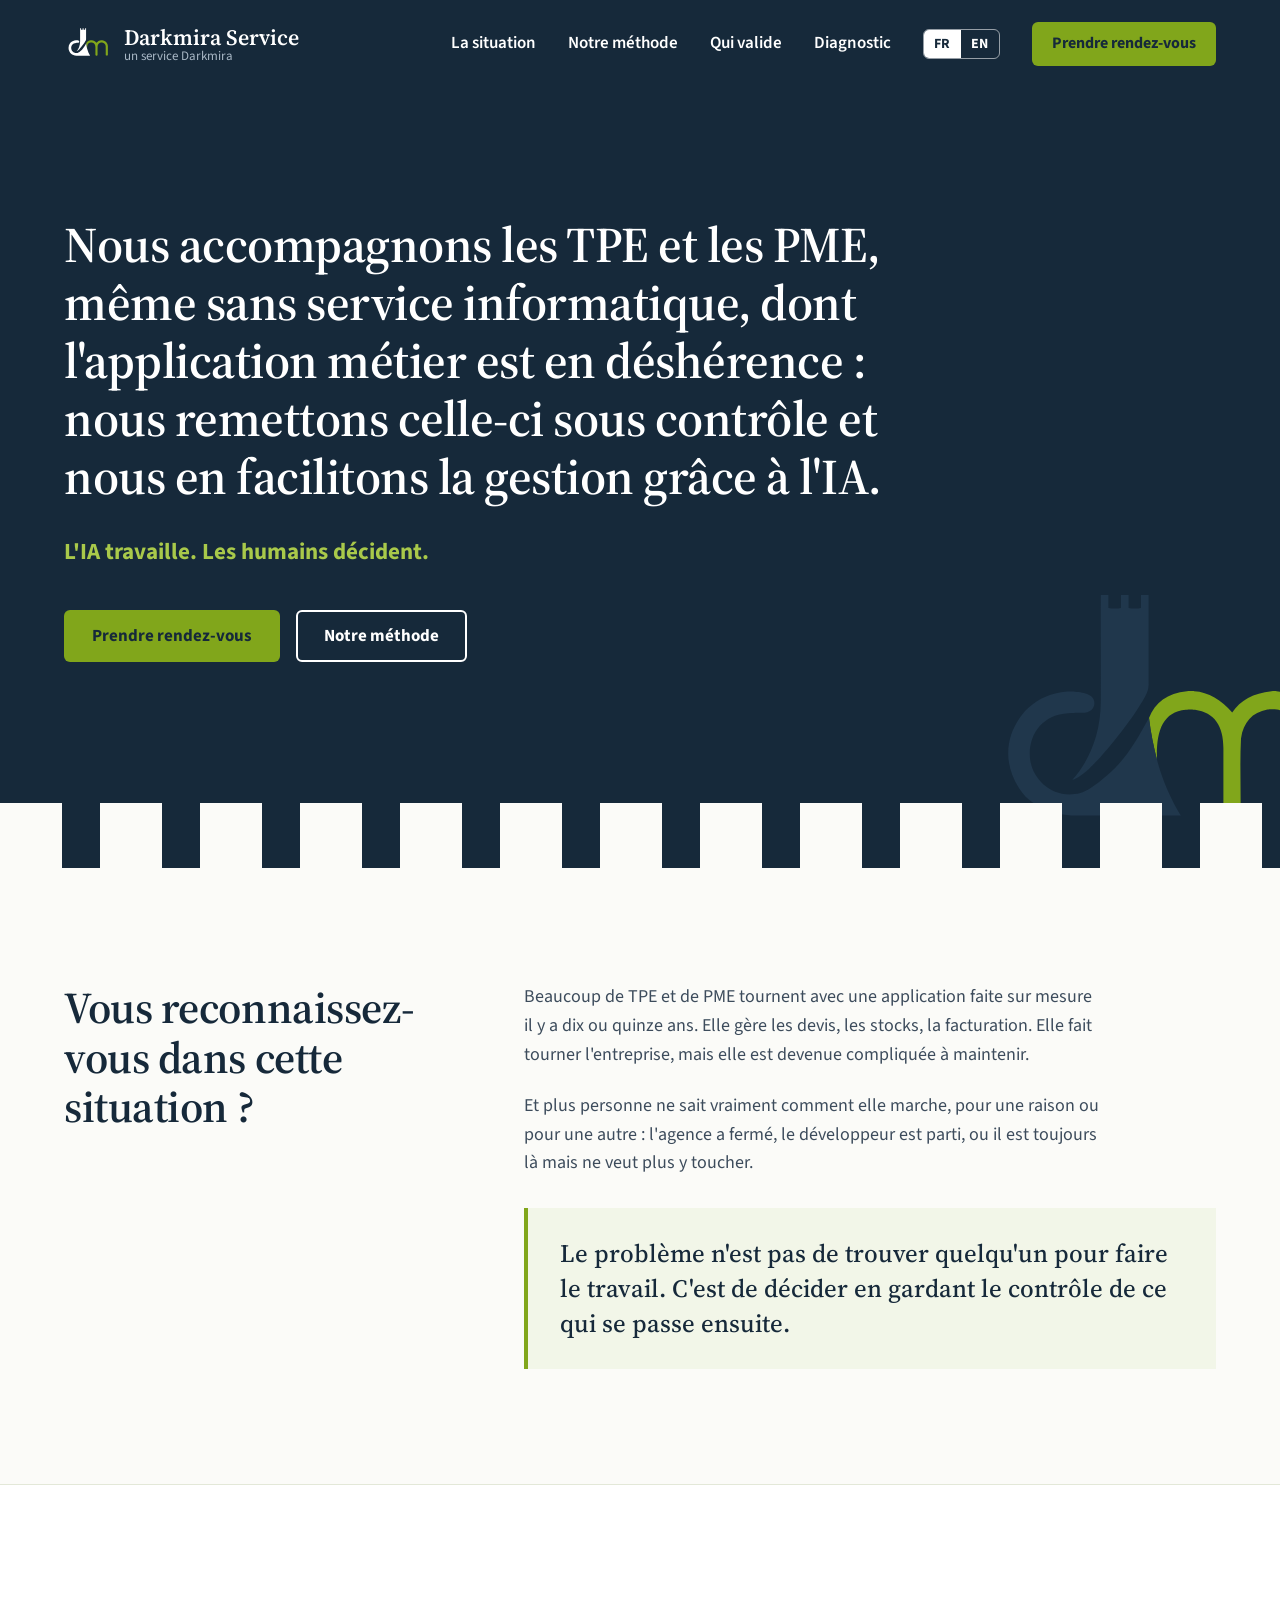
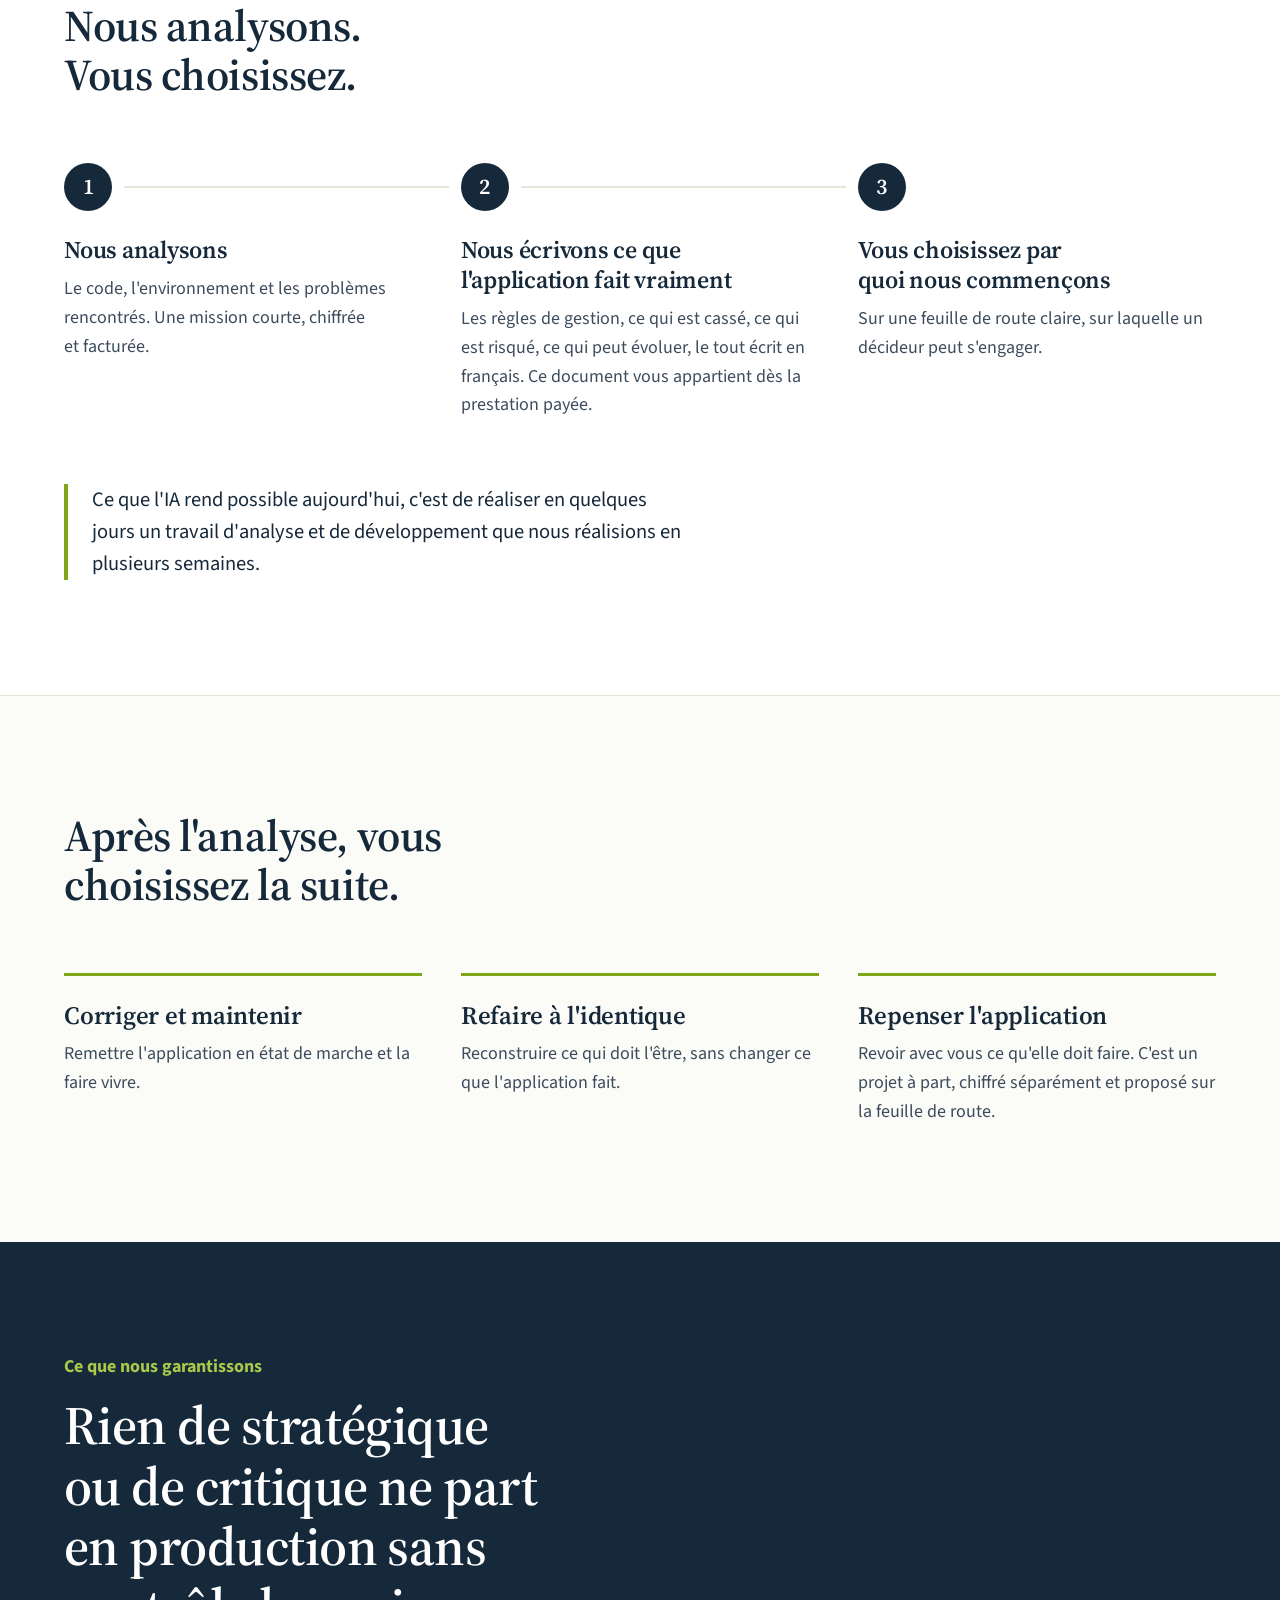
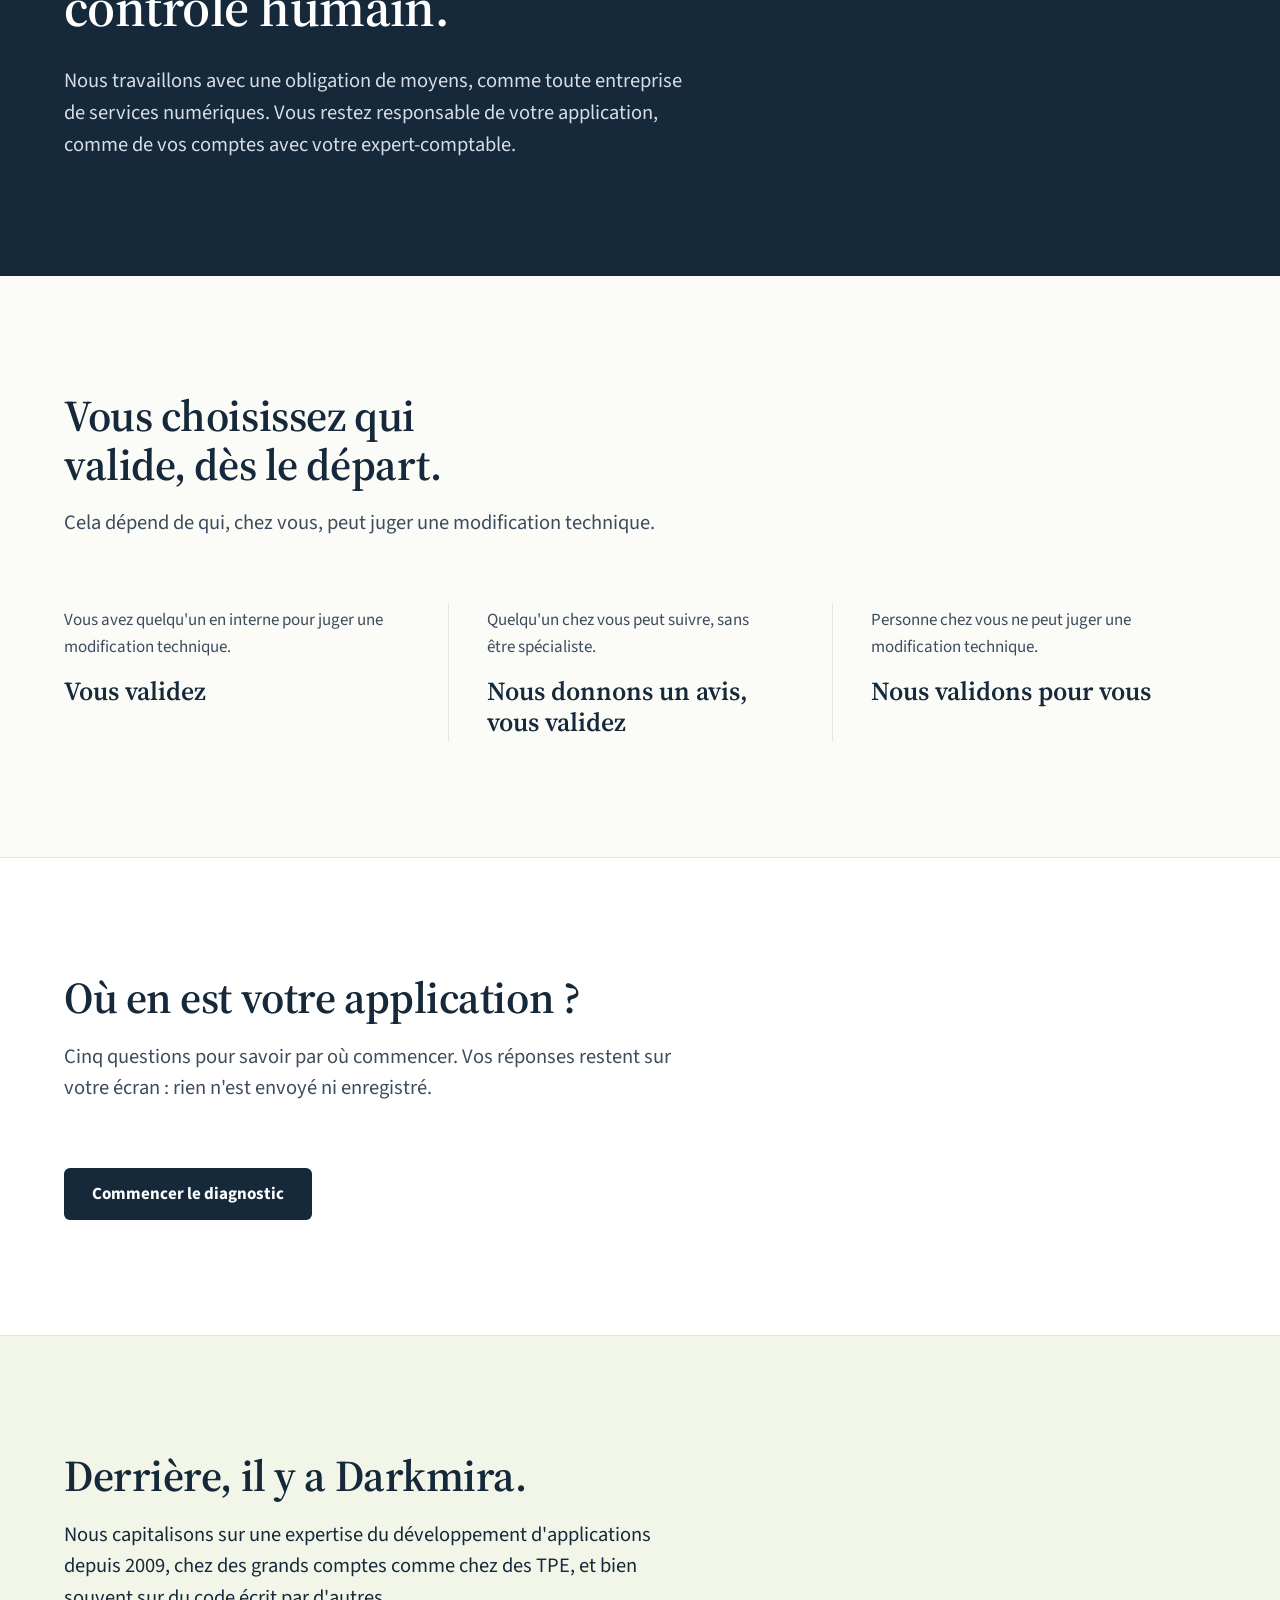
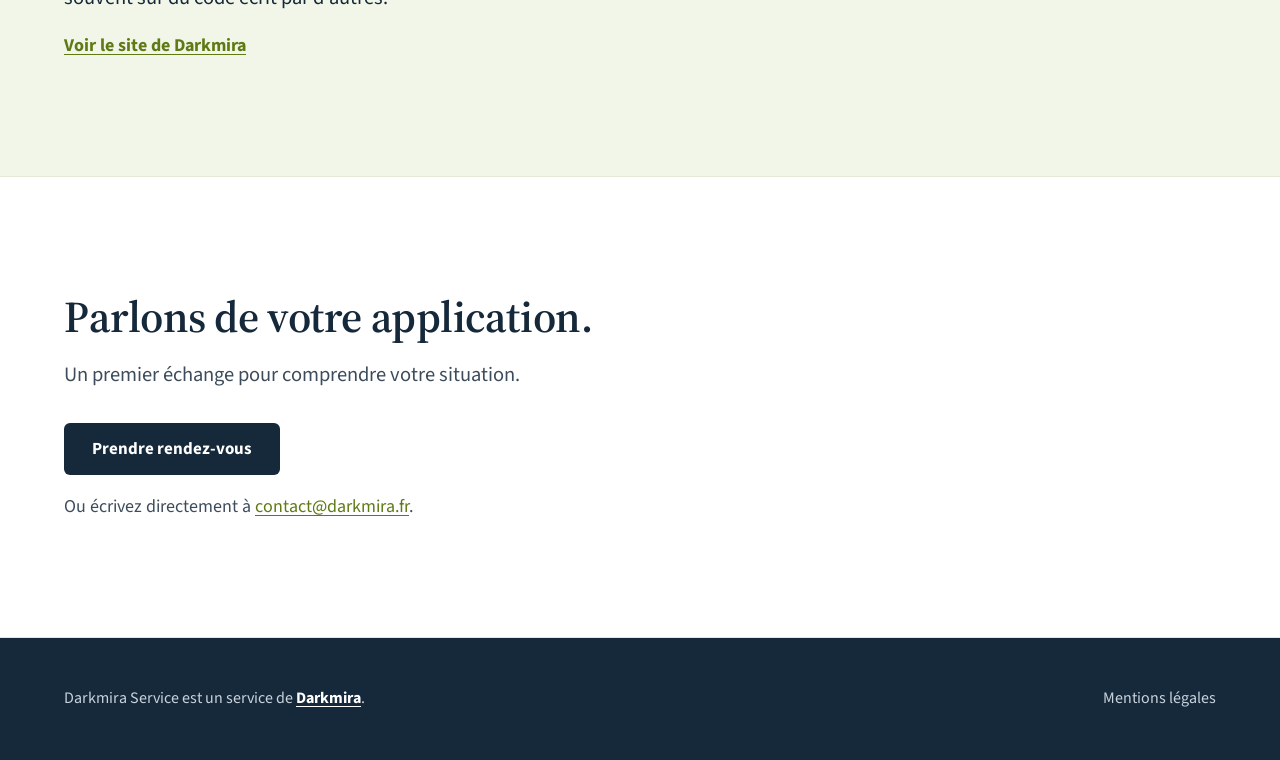
<file: index.html>
<!doctype html>
<html lang="fr">
<head>
<meta charset="utf-8">
<title>Darkmira Service : votre application métier sous contrôle</title>
<meta name="description" content="Darkmira Service accompagne les TPE et les PME, même sans service informatique : nous remettons votre application métier sous contrôle et nous en facilitons la gestion grâce à l'IA.">
<meta name="viewport" content="width=device-width, initial-scale=1">
<link rel="alternate" hreflang="fr" href="https://service.darkmira.fr/">
<link rel="alternate" hreflang="en" href="https://service.darkmira.fr/en/">
<link rel="alternate" hreflang="x-default" href="https://service.darkmira.fr/">
<meta name="theme-color" content="#16293A">
<link rel="icon" type="image/png" sizes="32x32" href="/assets/favicon/favicon-32x32.png">
<link rel="icon" type="image/png" sizes="16x16" href="/assets/favicon/favicon-16x16.png">
<link rel="apple-touch-icon" href="/assets/favicon/apple-touch-icon.png">
<link rel="preconnect" href="https://fonts.googleapis.com">
<link rel="preconnect" href="https://fonts.gstatic.com" crossorigin>
<link rel="stylesheet" href="https://fonts.googleapis.com/css2?family=Source+Sans+3:wght@400;600;700&amp;family=Source+Serif+4:opsz,wght@8..60,500;8..60,600&amp;display=swap">
<link rel="stylesheet" href="/assets/css/site.css?v=20261005">
</head>
<body>
<a class="evitement" href="#contenu">Aller au contenu</a>

<div class="rempart">
  <header class="cadre entete">
    <a class="entete__logo" href="/" aria-label="Darkmira Service, accueil"><svg viewBox="0 0 192 173.5" aria-hidden="true" focusable="false"><path class="t" d="M68.3,31c1.5,0.4,4.7,0.4,6.2,0v-6.5h3.8V31c1.5,0.4,4.7,0.4,6.2,0v-6.5h3.8v22.6c0,7.4,0,16.8,0,22.3c0,4-2.8,7.7-4.8,11c-5.9,9.7-18.4,24.4-20.4,26.4c-2,2-4.3,4.3-4.3,4.3s-4.8,4.8-8.6,5.8c8-8.9,14.1-22,14.2-39.1c0.1-16.8-0.1-35.8,0-53.3h3.8V31z"/><path class="m" d="M88.5,86c3-7.8,9.2-12.5,19-13.4c1.1-0.1,3.6,0,3.6,0c7.1,0.4,13.6,4.3,19,10.6c4.1-6,10.5-9.7,19.7-10.6c1.3-0.1,2.4,0,2.4,0c14.5,1.6,23.4,12.3,23.3,23.8c0,1.7,0,35.5,0,35.5c-1,3.8-8.5,3.8-8.6-0.7c-0.2-11.5,0.3-23.7-0.2-34.8c-0.7-8.9-5.8-13.1-14.2-14.6c-1.4-0.2-3.7-0.2-4.8,0c-7.6,1.4-12,6.4-13.2,14.4c-0.6,11-0.1,23.1-0.2,34.6c0.2,5-7.8,5.2-8.6,1v-30.7c0-11.1-4.4-17.8-14.2-19.2c-2.3-0.2-2.6-0.2-4.6,0C94.8,83,92,93.5,92.5,107.3C90.9,100.5,89.3,93.6,88.5,86"/><path class="t" d="M88.5,85.9c0.9,7.6,2.4,14.6,4.1,21.4c2.8,10.3,6.8,19.3,11.8,27.4h-12H49.8c-9.6-0.2-16.4-3.7-21.4-7.9c-5-4.2-10.4-13.8-10.3-23C18,90.4,27.2,81.5,29,80.2c3.9-3.2,10-6.8,18.7-7.4c0,0,1.5-0.1,2.9,0c4.5,0.5,10.5,0.9,10.6,5.8c0,2.8-2.3,4.8-6.2,4.8c-3,0-1.9,0-7,0.2c-12.7,0.6-20.1,10.8-19,22.6c1,10.3,11.3,20.9,25.2,17.3c6.1-1.6,16.7-11.7,17.8-13C78.8,103.6,83.6,94.8,88.5,85.9"/></svg><span class="marque"><strong>Darkmira Service</strong><span>un service Darkmira</span></span></a>
    <nav aria-label="Navigation principale">
      <a href="#situation">La situation</a>
      <a href="#methode">Notre méthode</a>
      <a href="#qui-valide">Qui valide</a>
      <a href="#diagnostic">Diagnostic</a>
      <span class="langues" role="group" aria-label="Langue"><span class="langues__actuelle" aria-current="true">FR</span><a href="/en/" hreflang="en" lang="en" aria-label="English version">EN</a></span>
      <a class="bouton bouton--vert" href="#contact">Prendre rendez-vous</a>
    </nav>
  </header>

  <section class="cadre hero hero--service">
    <h1>Nous accompagnons les TPE et les PME, même sans service informatique, dont l'application métier est en déshérence : nous remettons celle-ci sous contrôle et nous en facilitons la gestion grâce à l'IA.</h1>
    <p class="signature">L'IA travaille. Les humains décident.</p>
    <div class="actions">
      <a class="bouton bouton--vert" href="#contact">Prendre rendez-vous</a>
      <a class="bouton bouton--contour" href="#methode">Notre méthode</a>
    </div>
  </section>
  <svg class="hero__tour hero__tour--discret" viewBox="0 0 192 173.5" aria-hidden="true" focusable="false"><path class="t" d="M68.3,31c1.5,0.4,4.7,0.4,6.2,0v-6.5h3.8V31c1.5,0.4,4.7,0.4,6.2,0v-6.5h3.8v22.6c0,7.4,0,16.8,0,22.3c0,4-2.8,7.7-4.8,11c-5.9,9.7-18.4,24.4-20.4,26.4c-2,2-4.3,4.3-4.3,4.3s-4.8,4.8-8.6,5.8c8-8.9,14.1-22,14.2-39.1c0.1-16.8-0.1-35.8,0-53.3h3.8V31z"/><path class="m" d="M88.5,86c3-7.8,9.2-12.5,19-13.4c1.1-0.1,3.6,0,3.6,0c7.1,0.4,13.6,4.3,19,10.6c4.1-6,10.5-9.7,19.7-10.6c1.3-0.1,2.4,0,2.4,0c14.5,1.6,23.4,12.3,23.3,23.8c0,1.7,0,35.5,0,35.5c-1,3.8-8.5,3.8-8.6-0.7c-0.2-11.5,0.3-23.7-0.2-34.8c-0.7-8.9-5.8-13.1-14.2-14.6c-1.4-0.2-3.7-0.2-4.8,0c-7.6,1.4-12,6.4-13.2,14.4c-0.6,11-0.1,23.1-0.2,34.6c0.2,5-7.8,5.2-8.6,1v-30.7c0-11.1-4.4-17.8-14.2-19.2c-2.3-0.2-2.6-0.2-4.6,0C94.8,83,92,93.5,92.5,107.3C90.9,100.5,89.3,93.6,88.5,86"/><path class="t" d="M88.5,85.9c0.9,7.6,2.4,14.6,4.1,21.4c2.8,10.3,6.8,19.3,11.8,27.4h-12H49.8c-9.6-0.2-16.4-3.7-21.4-7.9c-5-4.2-10.4-13.8-10.3-23C18,90.4,27.2,81.5,29,80.2c3.9-3.2,10-6.8,18.7-7.4c0,0,1.5-0.1,2.9,0c4.5,0.5,10.5,0.9,10.6,5.8c0,2.8-2.3,4.8-6.2,4.8c-3,0-1.9,0-7,0.2c-12.7,0.6-20.1,10.8-19,22.6c1,10.3,11.3,20.9,25.2,17.3c6.1-1.6,16.7-11.7,17.8-13C78.8,103.6,83.6,94.8,88.5,85.9"/></svg>
</div>

<main id="contenu">
  <section class="section" id="situation" aria-labelledby="situation-titre">
    <div class="cadre deux-colonnes">
      <h2 id="situation-titre">Vous reconnaissez-vous dans cette situation ?</h2>
      <div>
        <p>Beaucoup de TPE et de PME tournent avec une application faite sur mesure il y a dix ou quinze ans. Elle gère les devis, les stocks, la facturation. Elle fait tourner l'entreprise, mais elle est devenue compliquée à maintenir.</p>
        <p>Et plus personne ne sait vraiment comment elle marche, pour une raison ou pour une autre : l'agence a fermé, le développeur est parti, ou il est toujours là mais ne veut plus y toucher.</p>
        <p class="encadre">Le problème n'est pas de trouver quelqu'un pour faire le travail. C'est de décider en gardant le contrôle de ce qui se passe ensuite.</p>
      </div>
    </div>
  </section>

  <section class="section blanc" id="methode" aria-labelledby="methode-titre">
    <div class="cadre">
      <div class="tete">
        <h2 id="methode-titre">Nous analysons. Vous choisissez.</h2>
      </div>
      <ol class="frise">
        <li>
          <h3>Nous analysons</h3>
          <p>Le code, l'environnement et les problèmes rencontrés. Une mission courte, chiffrée et facturée.</p>
        </li>
        <li>
          <h3>Nous écrivons ce que l'application fait vraiment</h3>
          <p>Les règles de gestion, ce qui est cassé, ce qui est risqué, ce qui peut évoluer, le tout écrit en français. Ce document vous appartient dès la prestation payée.</p>
        </li>
        <li>
          <h3>Vous choisissez par quoi nous commençons</h3>
          <p>Sur une feuille de route claire, sur laquelle un décideur peut s'engager.</p>
        </li>
      </ol>
      <p class="chapeau apres-frise">Ce que l'IA rend possible aujourd'hui, c'est de réaliser en quelques jours un travail d'analyse et de développement que nous réalisions en plusieurs semaines.</p>
    </div>
  </section>

  <section class="section" aria-labelledby="usages-titre">
    <div class="cadre">
      <div class="tete">
        <h2 id="usages-titre">Après l'analyse, vous choisissez la suite.</h2>
      </div>
      <ul class="usages">
        <li>
          <h3>Corriger et maintenir</h3>
          <p>Remettre l'application en état de marche et la faire vivre.</p>
        </li>
        <li>
          <h3>Refaire à l'identique</h3>
          <p>Reconstruire ce qui doit l'être, sans changer ce que l'application fait.</p>
        </li>
        <li>
          <h3>Repenser l'application</h3>
          <p>Revoir avec vous ce qu'elle doit faire. C'est un projet à part, chiffré séparément et proposé sur la feuille de route.</p>
        </li>
      </ul>
    </div>
  </section>

  <section class="section garantie" aria-labelledby="garantie-titre">
    <div class="cadre">
      <h2 class="garantie__nom" id="garantie-titre">Ce que nous garantissons</h2>
      <blockquote>Rien de stratégique ou de critique ne part en production sans contrôle humain.</blockquote>
      <p class="chapeau">Nous travaillons avec une obligation de moyens, comme toute entreprise de services numériques. Vous restez responsable de votre application, comme de vos comptes avec votre expert-comptable.</p>
    </div>
  </section>

  <section class="section" id="qui-valide" aria-labelledby="valide-titre">
    <div class="cadre">
      <div class="tete">
        <h2 id="valide-titre">Vous choisissez qui valide, dès le départ.</h2>
        <p class="chapeau">Cela dépend de qui, chez vous, peut juger une modification technique.</p>
      </div>
      <ul class="valideurs">
        <li>
          <p class="valideurs__si">Vous avez quelqu'un en interne pour juger une modification technique.</p>
          <p class="valideurs__alors">Vous validez</p>
        </li>
        <li>
          <p class="valideurs__si">Quelqu'un chez vous peut suivre, sans être spécialiste.</p>
          <p class="valideurs__alors">Nous donnons un avis, vous validez</p>
        </li>
        <li>
          <p class="valideurs__si">Personne chez vous ne peut juger une modification technique.</p>
          <p class="valideurs__alors">Nous validons pour vous</p>
        </li>
      </ul>
    </div>
  </section>

  <section class="section diagnostic blanc" id="diagnostic" aria-labelledby="diagnostic-titre">
    <div class="cadre">
      <div class="tete">
        <h2 id="diagnostic-titre">Où en est votre application ?</h2>
        <p class="chapeau">Cinq questions pour savoir par où commencer. Vos réponses restent sur votre écran : rien n'est envoyé ni enregistré.</p>
      </div>
      <div class="diag" data-diagnostic hidden>
        <div class="diag__accueil">
          <button type="button" class="bouton bouton--nuit" data-commencer>Commencer le diagnostic</button>
        </div>
        <form class="diag__form" hidden novalidate>
          <div class="diag__progression" aria-hidden="true"><span></span></div>
          <p class="diag__etape" aria-live="polite"></p>
        <fieldset data-q="q1" data-resume="Mon application sert à :" hidden>
          <legend tabindex="-1">À quoi sert votre application au quotidien ?</legend>
          <label class="choix"><input type="radio" name="q1" value="devis"> Devis et facturation</label>
          <label class="choix"><input type="radio" name="q1" value="stocks"> Stocks et production</label>
          <label class="choix"><input type="radio" name="q1" value="clients"> Clients et commandes</label>
          <label class="choix"><input type="radio" name="q1" value="autre"> Autre chose</label>
        </fieldset>
        <fieldset data-q="q2" data-resume="Aujourd'hui, elle fonctionne :" hidden>
          <legend tabindex="-1">Aujourd'hui, elle fonctionne…</legend>
          <label class="choix"><input type="radio" name="q2" value="evolution"> Bien, mais chaque évolution est compliquée</label>
          <label class="choix"><input type="radio" name="q2" value="pannes"> Avec des pannes ou des erreurs régulières</label>
          <label class="choix"><input type="radio" name="q2" value="intouchable"> Elle tient, mais plus personne ne veut y toucher</label>
          <label class="choix"><input type="radio" name="q2" value="decalage"> Elle ne correspond plus à notre façon de travailler</label>
        </fieldset>
        <fieldset data-q="q3" data-resume="Qui sait comment elle marche :" hidden>
          <legend tabindex="-1">Qui sait vraiment comment elle marche ?</legend>
          <label class="choix"><input type="radio" name="q3" value="origine"> Le développeur d'origine, toujours là</label>
          <label class="choix"><input type="radio" name="q3" value="parti"> Il est parti, ou l'agence a fermé</label>
          <label class="choix"><input type="radio" name="q3" value="partiel"> Quelqu'un en interne, en partie</label>
          <label class="choix"><input type="radio" name="q3" value="personne"> Personne</label>
        </fieldset>
        <fieldset data-q="q4" data-resume="Ma priorité :" hidden>
          <legend tabindex="-1">Quelle est votre priorité ?</legend>
          <label class="choix"><input type="radio" name="q4" value="stable"> Qu'elle tourne sans surprise</label>
          <label class="choix"><input type="radio" name="q4" value="evoluer"> Pouvoir la faire évoluer facilement</label>
          <label class="choix"><input type="radio" name="q4" value="besoins"> Repartir de nos besoins actuels</label>
          <label class="choix"><input type="radio" name="q4" value="comprendre"> D'abord comprendre où nous en sommes</label>
        </fieldset>
        <fieldset data-q="q5" data-resume="Pour juger une modification technique :" hidden>
          <legend tabindex="-1">Avez-vous quelqu'un pour juger une modification technique ?</legend>
          <label class="choix"><input type="radio" name="q5" value="interne"> Oui, en interne</label>
          <label class="choix"><input type="radio" name="q5" value="suivre"> Quelqu'un qui peut suivre, sans être spécialiste</label>
          <label class="choix"><input type="radio" name="q5" value="personne"> Non, personne</label>
        </fieldset>
          <div class="diag__nav">
            <button type="button" class="bouton bouton--lien" data-retour>Retour</button>
            <button type="submit" class="bouton bouton--nuit" data-suivant disabled>Suivant</button>
          </div>
        </form>
        <div class="diag__resultat" hidden tabindex="-1" aria-live="polite"></div>
      </div>
      <noscript><p><a class="bouton bouton--nuit" href="mailto:contact@darkmira.fr">Prendre rendez-vous</a></p></noscript>
    </div>
  </section>

  <section class="section darkmira" aria-labelledby="darkmira-titre">
    <div class="cadre">
      <h2 id="darkmira-titre">Derrière, il y a Darkmira.</h2>
      <p class="chapeau">Nous capitalisons sur une expertise du développement d'applications depuis 2009, chez des grands comptes comme chez des TPE, et bien souvent sur du code écrit par d'autres.</p>
      <p><a href="https://darkmira.fr/">Voir le site de Darkmira</a></p>
    </div>
  </section>

  <section class="section contact blanc" id="contact" aria-labelledby="contact-titre">
    <div class="cadre">
      <h2 id="contact-titre">Parlons de votre application.</h2>
      <p class="chapeau">Un premier échange pour comprendre votre situation.</p>
      <p><a class="bouton bouton--nuit" href="mailto:contact@darkmira.fr?subject=Rendez-vous%20Darkmira%20Service">Prendre rendez-vous</a></p>
      <p class="contact__adresse">Ou écrivez directement à <a href="mailto:contact@darkmira.fr">contact@darkmira.fr</a>.</p>
    </div>
  </section>
</main>

<footer class="pied">
  <div class="cadre">
    <p>Darkmira Service est un service de <a class="fort" href="https://darkmira.fr/">Darkmira</a>.</p>
    <nav aria-label="Pied de page">
      <a href="https://darkmira.fr/mentions-legales.html">Mentions légales</a>
    </nav>
  </div>
</footer>
<script src="/assets/js/diagnostic.js?v=20261005" defer></script>
</body>
</html>
</file>
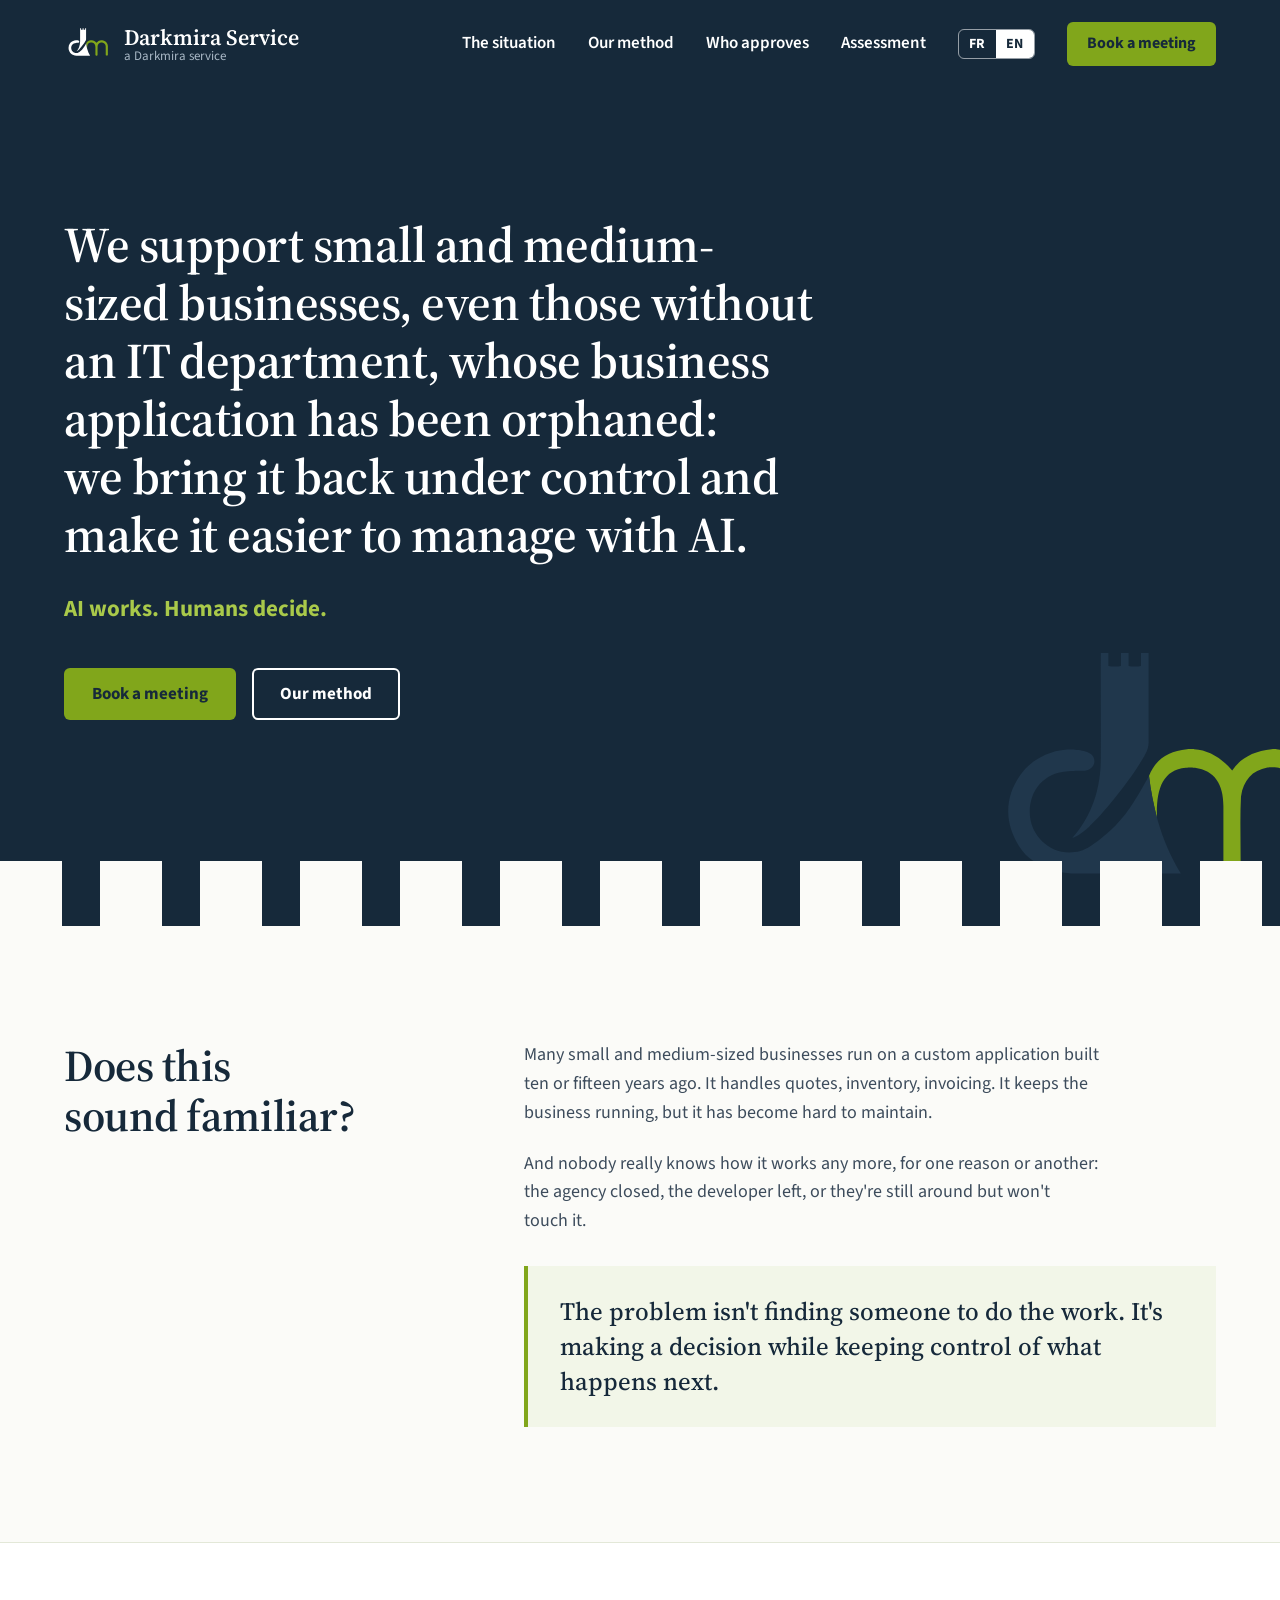
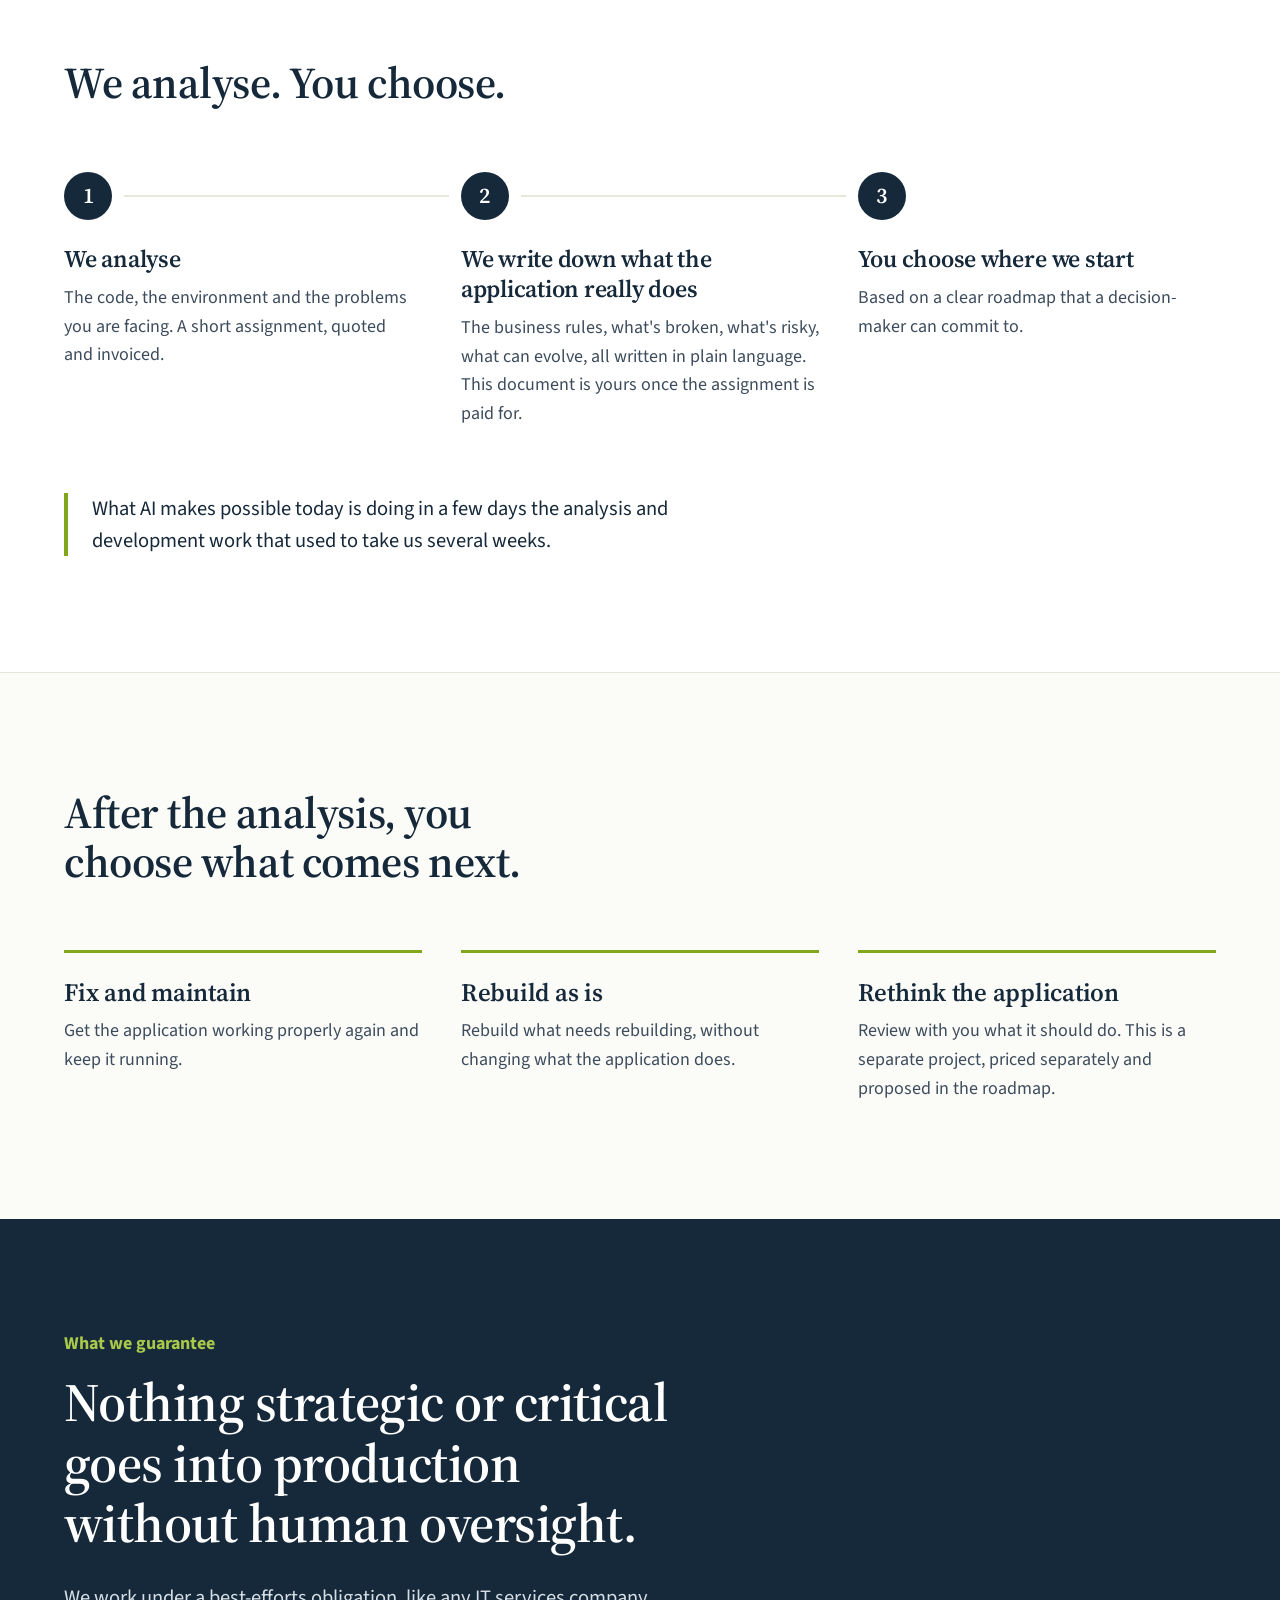
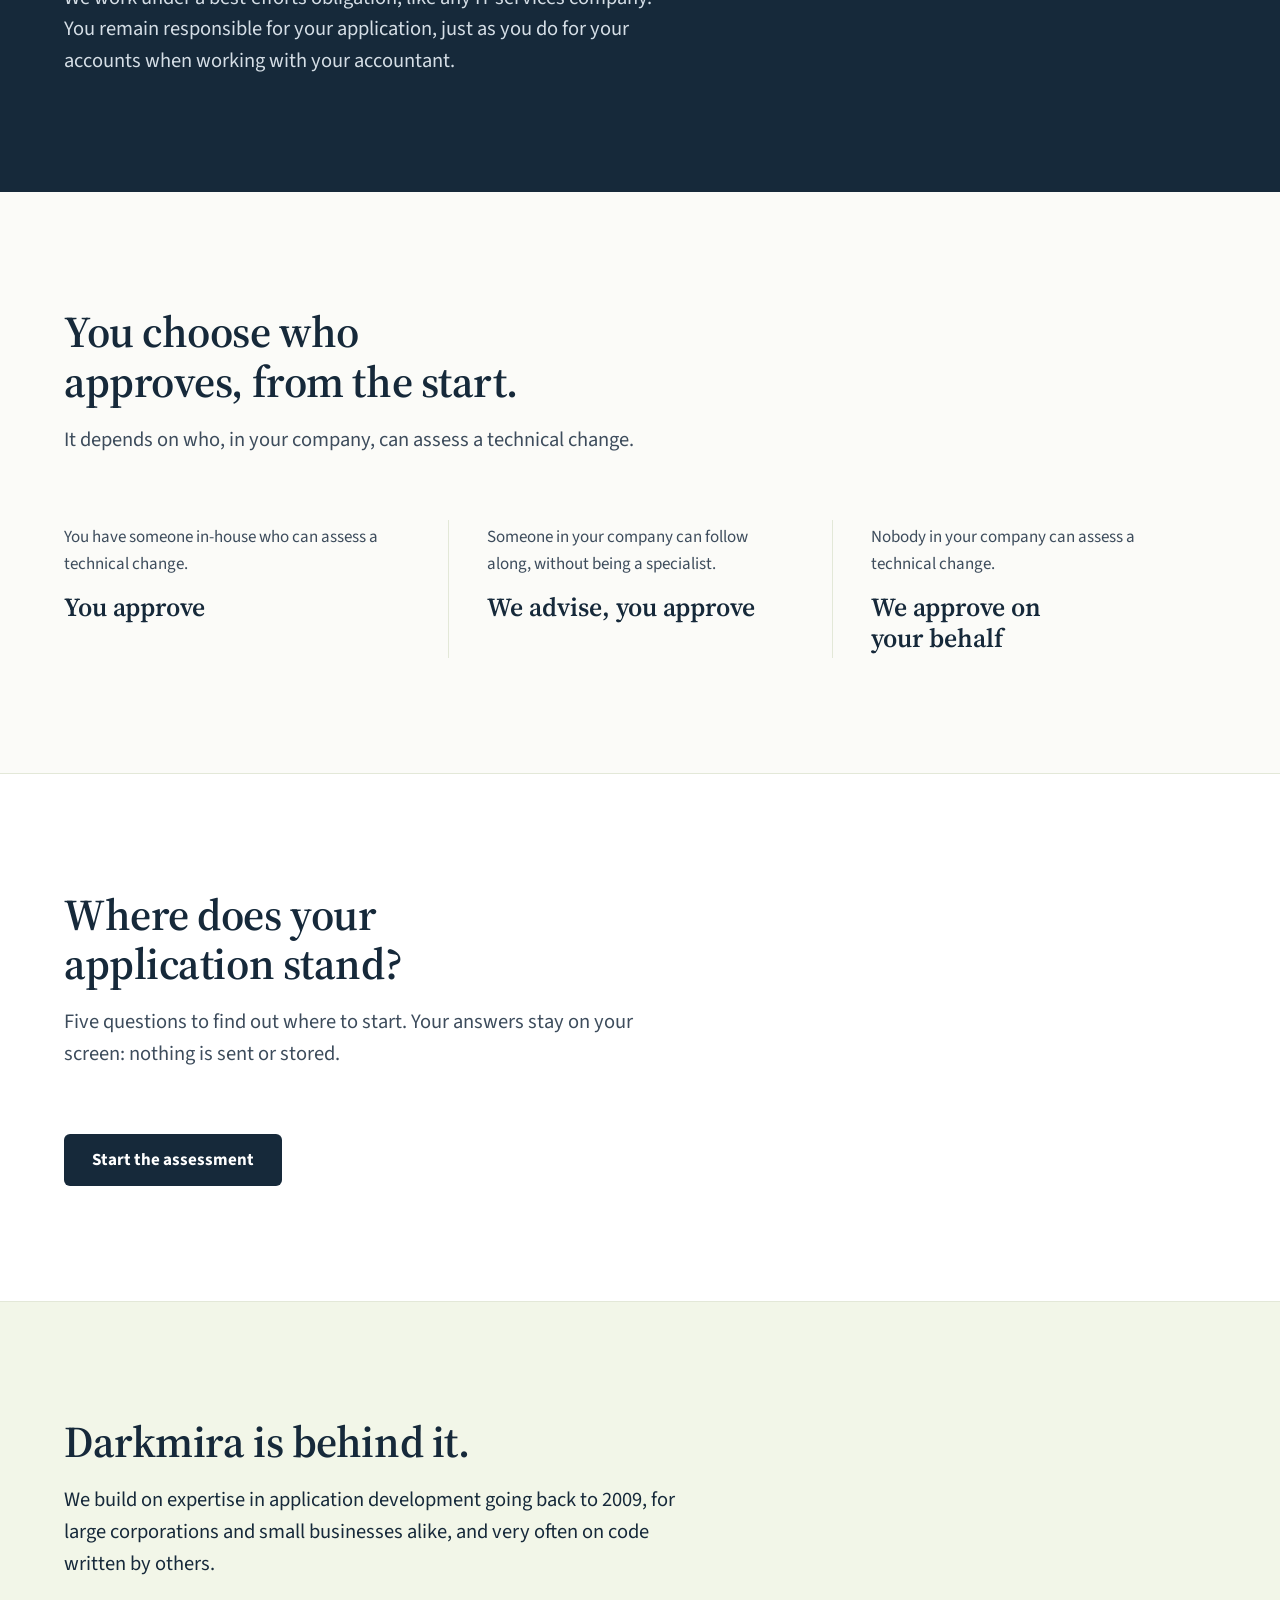
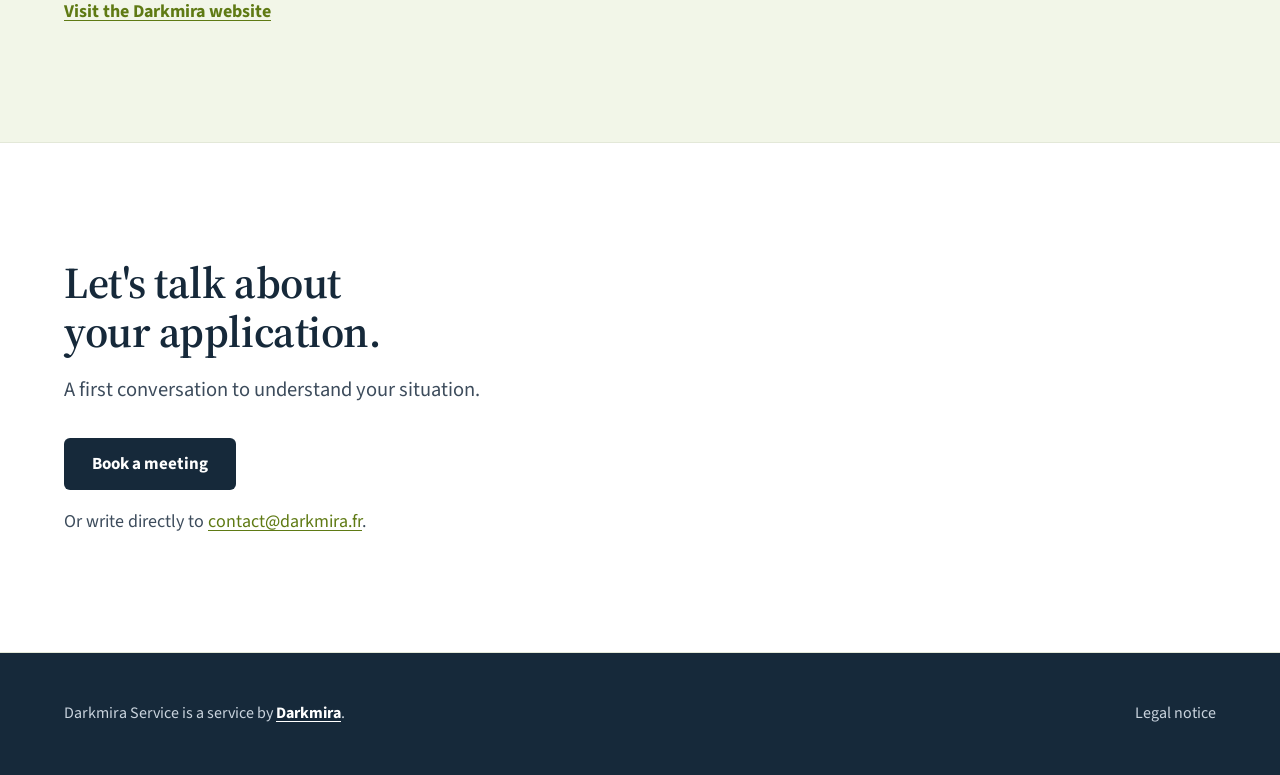
<file: en/index.html>
<!doctype html>
<html lang="en">
<head>
<meta charset="utf-8">
<title>Darkmira Service: your business application back under control</title>
<meta name="description" content="Darkmira Service supports small and medium-sized businesses, even those without an IT department: we bring your business application back under control and make it easier to manage with AI.">
<meta name="viewport" content="width=device-width, initial-scale=1">
<link rel="alternate" hreflang="fr" href="https://service.darkmira.fr/">
<link rel="alternate" hreflang="en" href="https://service.darkmira.fr/en/">
<link rel="alternate" hreflang="x-default" href="https://service.darkmira.fr/">
<meta name="theme-color" content="#16293A">
<link rel="icon" type="image/png" sizes="32x32" href="/assets/favicon/favicon-32x32.png">
<link rel="icon" type="image/png" sizes="16x16" href="/assets/favicon/favicon-16x16.png">
<link rel="apple-touch-icon" href="/assets/favicon/apple-touch-icon.png">
<link rel="preconnect" href="https://fonts.googleapis.com">
<link rel="preconnect" href="https://fonts.gstatic.com" crossorigin>
<link rel="stylesheet" href="https://fonts.googleapis.com/css2?family=Source+Sans+3:wght@400;600;700&amp;family=Source+Serif+4:opsz,wght@8..60,500;8..60,600&amp;display=swap">
<link rel="stylesheet" href="/assets/css/site.css?v=20261005">
</head>
<body>
<a class="evitement" href="#contenu">Skip to content</a>

<div class="rempart">
  <header class="cadre entete">
    <a class="entete__logo" href="/en/" aria-label="Darkmira Service, home"><svg viewBox="0 0 192 173.5" aria-hidden="true" focusable="false"><path class="t" d="M68.3,31c1.5,0.4,4.7,0.4,6.2,0v-6.5h3.8V31c1.5,0.4,4.7,0.4,6.2,0v-6.5h3.8v22.6c0,7.4,0,16.8,0,22.3c0,4-2.8,7.7-4.8,11c-5.9,9.7-18.4,24.4-20.4,26.4c-2,2-4.3,4.3-4.3,4.3s-4.8,4.8-8.6,5.8c8-8.9,14.1-22,14.2-39.1c0.1-16.8-0.1-35.8,0-53.3h3.8V31z"/><path class="m" d="M88.5,86c3-7.8,9.2-12.5,19-13.4c1.1-0.1,3.6,0,3.6,0c7.1,0.4,13.6,4.3,19,10.6c4.1-6,10.5-9.7,19.7-10.6c1.3-0.1,2.4,0,2.4,0c14.5,1.6,23.4,12.3,23.3,23.8c0,1.7,0,35.5,0,35.5c-1,3.8-8.5,3.8-8.6-0.7c-0.2-11.5,0.3-23.7-0.2-34.8c-0.7-8.9-5.8-13.1-14.2-14.6c-1.4-0.2-3.7-0.2-4.8,0c-7.6,1.4-12,6.4-13.2,14.4c-0.6,11-0.1,23.1-0.2,34.6c0.2,5-7.8,5.2-8.6,1v-30.7c0-11.1-4.4-17.8-14.2-19.2c-2.3-0.2-2.6-0.2-4.6,0C94.8,83,92,93.5,92.5,107.3C90.9,100.5,89.3,93.6,88.5,86"/><path class="t" d="M88.5,85.9c0.9,7.6,2.4,14.6,4.1,21.4c2.8,10.3,6.8,19.3,11.8,27.4h-12H49.8c-9.6-0.2-16.4-3.7-21.4-7.9c-5-4.2-10.4-13.8-10.3-23C18,90.4,27.2,81.5,29,80.2c3.9-3.2,10-6.8,18.7-7.4c0,0,1.5-0.1,2.9,0c4.5,0.5,10.5,0.9,10.6,5.8c0,2.8-2.3,4.8-6.2,4.8c-3,0-1.9,0-7,0.2c-12.7,0.6-20.1,10.8-19,22.6c1,10.3,11.3,20.9,25.2,17.3c6.1-1.6,16.7-11.7,17.8-13C78.8,103.6,83.6,94.8,88.5,85.9"/></svg><span class="marque"><strong>Darkmira Service</strong><span>a Darkmira service</span></span></a>
    <nav aria-label="Main navigation">
      <a href="#situation">The situation</a>
      <a href="#methode">Our method</a>
      <a href="#qui-valide">Who approves</a>
      <a href="#diagnostic">Assessment</a>
      <span class="langues" role="group" aria-label="Language"><a href="/" hreflang="fr" lang="fr" aria-label="Version française">FR</a><span class="langues__actuelle" aria-current="true">EN</span></span>
      <a class="bouton bouton--vert" href="#contact">Book a meeting</a>
    </nav>
  </header>

  <section class="cadre hero hero--service">
    <h1>We support small and medium-sized businesses, even those without an IT department, whose business application has been orphaned: we bring it back under control and make it easier to manage with AI.</h1>
    <p class="signature">AI works. Humans decide.</p>
    <div class="actions">
      <a class="bouton bouton--vert" href="#contact">Book a meeting</a>
      <a class="bouton bouton--contour" href="#methode">Our method</a>
    </div>
  </section>
  <svg class="hero__tour hero__tour--discret" viewBox="0 0 192 173.5" aria-hidden="true" focusable="false"><path class="t" d="M68.3,31c1.5,0.4,4.7,0.4,6.2,0v-6.5h3.8V31c1.5,0.4,4.7,0.4,6.2,0v-6.5h3.8v22.6c0,7.4,0,16.8,0,22.3c0,4-2.8,7.7-4.8,11c-5.9,9.7-18.4,24.4-20.4,26.4c-2,2-4.3,4.3-4.3,4.3s-4.8,4.8-8.6,5.8c8-8.9,14.1-22,14.2-39.1c0.1-16.8-0.1-35.8,0-53.3h3.8V31z"/><path class="m" d="M88.5,86c3-7.8,9.2-12.5,19-13.4c1.1-0.1,3.6,0,3.6,0c7.1,0.4,13.6,4.3,19,10.6c4.1-6,10.5-9.7,19.7-10.6c1.3-0.1,2.4,0,2.4,0c14.5,1.6,23.4,12.3,23.3,23.8c0,1.7,0,35.5,0,35.5c-1,3.8-8.5,3.8-8.6-0.7c-0.2-11.5,0.3-23.7-0.2-34.8c-0.7-8.9-5.8-13.1-14.2-14.6c-1.4-0.2-3.7-0.2-4.8,0c-7.6,1.4-12,6.4-13.2,14.4c-0.6,11-0.1,23.1-0.2,34.6c0.2,5-7.8,5.2-8.6,1v-30.7c0-11.1-4.4-17.8-14.2-19.2c-2.3-0.2-2.6-0.2-4.6,0C94.8,83,92,93.5,92.5,107.3C90.9,100.5,89.3,93.6,88.5,86"/><path class="t" d="M88.5,85.9c0.9,7.6,2.4,14.6,4.1,21.4c2.8,10.3,6.8,19.3,11.8,27.4h-12H49.8c-9.6-0.2-16.4-3.7-21.4-7.9c-5-4.2-10.4-13.8-10.3-23C18,90.4,27.2,81.5,29,80.2c3.9-3.2,10-6.8,18.7-7.4c0,0,1.5-0.1,2.9,0c4.5,0.5,10.5,0.9,10.6,5.8c0,2.8-2.3,4.8-6.2,4.8c-3,0-1.9,0-7,0.2c-12.7,0.6-20.1,10.8-19,22.6c1,10.3,11.3,20.9,25.2,17.3c6.1-1.6,16.7-11.7,17.8-13C78.8,103.6,83.6,94.8,88.5,85.9"/></svg>
</div>

<main id="contenu">
  <section class="section" id="situation" aria-labelledby="situation-titre">
    <div class="cadre deux-colonnes">
      <h2 id="situation-titre">Does this sound familiar?</h2>
      <div>
        <p>Many small and medium-sized businesses run on a custom application built ten or fifteen years ago. It handles quotes, inventory, invoicing. It keeps the business running, but it has become hard to maintain.</p>
        <p>And nobody really knows how it works any more, for one reason or another: the agency closed, the developer left, or they're still around but won't touch it.</p>
        <p class="encadre">The problem isn't finding someone to do the work. It's making a decision while keeping control of what happens next.</p>
      </div>
    </div>
  </section>

  <section class="section blanc" id="methode" aria-labelledby="methode-titre">
    <div class="cadre">
      <div class="tete">
        <h2 id="methode-titre">We analyse. You choose.</h2>
      </div>
      <ol class="frise">
        <li>
          <h3>We analyse</h3>
          <p>The code, the environment and the problems you are facing. A short assignment, quoted and invoiced.</p>
        </li>
        <li>
          <h3>We write down what the application really does</h3>
          <p>The business rules, what's broken, what's risky, what can evolve, all written in plain language. This document is yours once the assignment is paid for.</p>
        </li>
        <li>
          <h3>You choose where we start</h3>
          <p>Based on a clear roadmap that a decision-maker can commit to.</p>
        </li>
      </ol>
      <p class="chapeau apres-frise">What AI makes possible today is doing in a few days the analysis and development work that used to take us several weeks.</p>
    </div>
  </section>

  <section class="section" aria-labelledby="usages-titre">
    <div class="cadre">
      <div class="tete">
        <h2 id="usages-titre">After the analysis, you choose what comes next.</h2>
      </div>
      <ul class="usages">
        <li>
          <h3>Fix and maintain</h3>
          <p>Get the application working properly again and keep it running.</p>
        </li>
        <li>
          <h3>Rebuild as is</h3>
          <p>Rebuild what needs rebuilding, without changing what the application does.</p>
        </li>
        <li>
          <h3>Rethink the application</h3>
          <p>Review with you what it should do. This is a separate project, priced separately and proposed in the roadmap.</p>
        </li>
      </ul>
    </div>
  </section>

  <section class="section garantie" aria-labelledby="garantie-titre">
    <div class="cadre">
      <h2 class="garantie__nom" id="garantie-titre">What we guarantee</h2>
      <blockquote>Nothing strategic or critical goes into production without human oversight.</blockquote>
      <p class="chapeau">We work under a best-efforts obligation, like any IT services company. You remain responsible for your application, just as you do for your accounts when working with your accountant.</p>
    </div>
  </section>

  <section class="section" id="qui-valide" aria-labelledby="valide-titre">
    <div class="cadre">
      <div class="tete">
        <h2 id="valide-titre">You choose who approves, from the start.</h2>
        <p class="chapeau">It depends on who, in your company, can assess a technical change.</p>
      </div>
      <ul class="valideurs">
        <li>
          <p class="valideurs__si">You have someone in-house who can assess a technical change.</p>
          <p class="valideurs__alors">You approve</p>
        </li>
        <li>
          <p class="valideurs__si">Someone in your company can follow along, without being a specialist.</p>
          <p class="valideurs__alors">We advise, you approve</p>
        </li>
        <li>
          <p class="valideurs__si">Nobody in your company can assess a technical change.</p>
          <p class="valideurs__alors">We approve on your behalf</p>
        </li>
      </ul>
    </div>
  </section>

  <section class="section diagnostic blanc" id="diagnostic" aria-labelledby="diagnostic-titre">
    <div class="cadre">
      <div class="tete">
        <h2 id="diagnostic-titre">Where does your application stand?</h2>
        <p class="chapeau">Five questions to find out where to start. Your answers stay on your screen: nothing is sent or stored.</p>
      </div>
      <div class="diag" data-diagnostic hidden>
        <div class="diag__accueil">
          <button type="button" class="bouton bouton--nuit" data-commencer>Start the assessment</button>
        </div>
        <form class="diag__form" hidden novalidate>
          <div class="diag__progression" aria-hidden="true"><span></span></div>
          <p class="diag__etape" aria-live="polite"></p>
        <fieldset data-q="q1" data-resume="My application is used for:" hidden>
          <legend tabindex="-1">What is your application used for day to day?</legend>
          <label class="choix"><input type="radio" name="q1" value="devis"> Quotes and invoicing</label>
          <label class="choix"><input type="radio" name="q1" value="stocks"> Inventory and production</label>
          <label class="choix"><input type="radio" name="q1" value="clients"> Customers and orders</label>
          <label class="choix"><input type="radio" name="q1" value="autre"> Something else</label>
        </fieldset>
        <fieldset data-q="q2" data-resume="Today, it works:" hidden>
          <legend tabindex="-1">Today, it works…</legend>
          <label class="choix"><input type="radio" name="q2" value="evolution"> Well, but every change is complicated</label>
          <label class="choix"><input type="radio" name="q2" value="pannes"> With regular breakdowns or errors</label>
          <label class="choix"><input type="radio" name="q2" value="intouchable"> It holds up, but nobody wants to touch it</label>
          <label class="choix"><input type="radio" name="q2" value="decalage"> It no longer fits the way we work</label>
        </fieldset>
        <fieldset data-q="q3" data-resume="Who knows how it works:" hidden>
          <legend tabindex="-1">Who really knows how it works?</legend>
          <label class="choix"><input type="radio" name="q3" value="origine"> The original developer, still around</label>
          <label class="choix"><input type="radio" name="q3" value="parti"> They left, or the agency closed</label>
          <label class="choix"><input type="radio" name="q3" value="partiel"> Someone in-house, partly</label>
          <label class="choix"><input type="radio" name="q3" value="personne"> Nobody</label>
        </fieldset>
        <fieldset data-q="q4" data-resume="My priority:" hidden>
          <legend tabindex="-1">What is your priority?</legend>
          <label class="choix"><input type="radio" name="q4" value="stable"> That it runs without surprises</label>
          <label class="choix"><input type="radio" name="q4" value="evoluer"> Being able to change it easily</label>
          <label class="choix"><input type="radio" name="q4" value="besoins"> Starting again from our current needs</label>
          <label class="choix"><input type="radio" name="q4" value="comprendre"> First understanding where we stand</label>
        </fieldset>
        <fieldset data-q="q5" data-resume="To assess a technical change:" hidden>
          <legend tabindex="-1">Do you have someone who can assess a technical change?</legend>
          <label class="choix"><input type="radio" name="q5" value="interne"> Yes, in-house</label>
          <label class="choix"><input type="radio" name="q5" value="suivre"> Someone who can follow along, without being a specialist</label>
          <label class="choix"><input type="radio" name="q5" value="personne"> No, nobody</label>
        </fieldset>
          <div class="diag__nav">
            <button type="button" class="bouton bouton--lien" data-retour>Back</button>
            <button type="submit" class="bouton bouton--nuit" data-suivant disabled>Next</button>
          </div>
        </form>
        <div class="diag__resultat" hidden tabindex="-1" aria-live="polite"></div>
      </div>
      <noscript><p><a class="bouton bouton--nuit" href="mailto:contact@darkmira.fr">Book a meeting</a></p></noscript>
    </div>
  </section>

  <section class="section darkmira" aria-labelledby="darkmira-titre">
    <div class="cadre">
      <h2 id="darkmira-titre">Darkmira is behind it.</h2>
      <p class="chapeau">We build on expertise in application development going back to 2009, for large corporations and small businesses alike, and very often on code written by others.</p>
      <p><a href="https://darkmira.fr/en/">Visit the Darkmira website</a></p>
    </div>
  </section>

  <section class="section contact blanc" id="contact" aria-labelledby="contact-titre">
    <div class="cadre">
      <h2 id="contact-titre">Let's talk about your application.</h2>
      <p class="chapeau">A first conversation to understand your situation.</p>
      <p><a class="bouton bouton--nuit" href="mailto:contact@darkmira.fr?subject=Darkmira%20Service%20meeting">Book a meeting</a></p>
      <p class="contact__adresse">Or write directly to <a href="mailto:contact@darkmira.fr">contact@darkmira.fr</a>.</p>
    </div>
  </section>
</main>

<footer class="pied">
  <div class="cadre">
    <p>Darkmira Service is a service by <a class="fort" href="https://darkmira.fr/en/">Darkmira</a>.</p>
    <nav aria-label="Footer">
      <a href="https://darkmira.fr/en/legal-notice.html">Legal notice</a>
    </nav>
  </div>
</footer>
<script src="/assets/js/diagnostic.js?v=20261005" defer></script>
</body>
</html>
</file>
<file: assets/css/site.css>
:root {
  --nuit: #16293A;
  --nuit-2: #20374C;
  --vert: #81A61B;
  --vert-fonce: #5F7A14;
  --vert-clair: #A9C94A;
  --page: #FBFBF8;
  --pale: #F2F6E8;
  --blanc: #FFFFFF;
  --texte-2: #3D4C5C;
  --filet: #E3E8D8;
  --sur-nuit: #D5DEE6;

  --serif: 'Source Serif 4', Georgia, serif;
  --sans: 'Source Sans 3', 'Helvetica Neue', Arial, sans-serif;

  --gouttiere: clamp(16px, 5vw, 64px);
  --largeur: 1152px;

  /* Créneaux : proportions du sommet de la tour du logo (merlon 6,2 / créneau 3,8 / hauteur 6,5), x4 */
  --merlon: 62px;
  --pas: 100px;
  --creneau-h: 65px;
}

*, *::before, *::after { box-sizing: border-box; }

html { -webkit-text-size-adjust: 100%; }

body {
  margin: 0;
  background: var(--page);
  color: var(--nuit);
  font-family: var(--sans);
  font-size: 18px;
  line-height: 1.6;
  text-rendering: optimizeLegibility;
}

img, svg { display: block; max-width: 100%; }

button { font: inherit; }

a { color: var(--vert-fonce); text-underline-offset: 3px; }
a:hover { color: var(--nuit); }

:focus-visible {
  outline: 3px solid var(--vert);
  outline-offset: 3px;
  border-radius: 2px;
}

.evitement {
  position: absolute;
  left: 16px;
  top: -100px;
  z-index: 10;
  padding: 10px 16px;
  background: var(--blanc);
  color: var(--nuit);
  font-weight: 700;
}
.evitement:focus { top: 16px; }

.cadre {
  width: 100%;
  max-width: calc(var(--largeur) + 2 * var(--gouttiere));
  margin: 0 auto;
  padding: 0 var(--gouttiere);
}

h1, h2, h3 {
  margin: 0;
  font-family: var(--serif);
  font-weight: 600;
  letter-spacing: -0.01em;
}

h2 {
  font-size: clamp(30px, 4vw, 44px);
  line-height: 1.12;
  max-width: 26ch;
}

h1, h2, h3 { text-wrap: balance; }
p { text-wrap: pretty; }

p { margin: 0; }

.chapeau {
  font-size: clamp(19px, 1.6vw, 22px);
  line-height: 1.55;
  color: var(--texte-2);
  max-width: 62ch;
}

/* Boutons */
.bouton {
  display: inline-flex;
  align-items: center;
  min-height: 52px;
  padding: 12px 26px;
  border-radius: 6px;
  border: 2px solid transparent;
  font-weight: 700;
  font-size: 17px;
  line-height: 1.2;
  text-decoration: none;
  transition: background-color .15s ease, color .15s ease, border-color .15s ease;
}
.bouton--vert { background: var(--vert); color: var(--nuit); }
.bouton--vert:hover { background: var(--vert-clair); color: var(--nuit); }
.bouton--nuit { background: var(--nuit); color: var(--blanc); }
.bouton--nuit:hover { background: var(--nuit-2); color: var(--blanc); }
.bouton--contour { border-color: currentColor; color: var(--blanc); }
.bouton--contour:hover { background: var(--blanc); border-color: var(--blanc); color: var(--nuit); }

/* Bandeau Darkmira Service */
.bandeau {
  display: block;
  padding: 12px var(--gouttiere);
  background: var(--vert);
  color: var(--nuit);
  font-size: 16px;
  line-height: 1.45;
  text-align: center;
  text-decoration: none;
}
.bandeau:hover { background: var(--vert-clair); color: var(--nuit); }
.bandeau span { text-decoration: underline; text-underline-offset: 3px; }

/* En-tête et hero : le rempart */
.rempart {
  position: relative;
  overflow: hidden;
  background: var(--nuit);
  color: var(--blanc);
}

.rempart::after {
  content: "";
  position: absolute;
  left: 0;
  right: 0;
  bottom: 0;
  z-index: 3;
  height: var(--creneau-h);
  background: linear-gradient(to right, var(--page) 0 var(--merlon), transparent var(--merlon) var(--pas)) 0 0 / var(--pas) 100% repeat-x;
}

.entete {
  position: relative;
  z-index: 2;
  display: flex;
  align-items: center;
  justify-content: space-between;
  gap: 24px;
  min-height: 88px;
}

.entete__logo { color: var(--blanc); }
.entete__logo svg { width: 170px; height: auto; }

.entete nav {
  display: flex;
  align-items: center;
  gap: 32px;
  font-size: 17px;
  font-weight: 600;
}
.entete nav a:not(.bouton) { color: var(--blanc); text-decoration: none; }
.entete nav a:not(.bouton):hover { color: var(--vert-clair); }
.entete .bouton { min-height: 44px; padding: 8px 18px; font-size: 16px; }

.hero {
  position: relative;
  z-index: 2;
  padding-top: clamp(72px, 10vw, 128px);
  padding-bottom: calc(clamp(88px, 11vw, 144px) + var(--creneau-h));
}

.hero h1 {
  font-size: clamp(42px, 6.4vw, 80px);
  line-height: 1.02;
  letter-spacing: -0.02em;
  max-width: 14ch;
}

.hero .chapeau {
  margin-top: 28px;
  color: var(--sur-nuit);
  max-width: 54ch;
}

.hero__tour {
  position: absolute;
  z-index: 1;
  right: max(-120px, calc((100vw - var(--largeur)) / 2 - 220px));
  bottom: calc(var(--creneau-h) - 150px);
  width: clamp(420px, 52vw, 760px);
  height: auto;
  pointer-events: none;
}
.hero__tour .t { fill: var(--nuit-2); }
.hero__tour .m { fill: var(--vert); }

/* Sections */
.section { padding: clamp(72px, 9vw, 120px) 0; }

.charte__tete {
  display: grid;
  gap: 18px;
  margin-bottom: clamp(40px, 5vw, 64px);
}

.esprits {
  display: grid;
  grid-template-columns: repeat(3, minmax(0, 1fr));
  gap: clamp(24px, 3vw, 48px);
  margin: 0;
  padding: 0;
  list-style: none;
}

.esprits li {
  padding-top: 24px;
  border-top: 3px solid var(--vert);
}

.esprits h3 {
  font-size: 25px;
  line-height: 1.2;
  margin-bottom: 10px;
}

.esprits p { color: var(--texte-2); }

.offre {
  background: var(--nuit);
  color: var(--blanc);
}

.offre .cadre {
  display: grid;
  grid-template-columns: minmax(0, 7fr) minmax(0, 4fr);
  align-items: end;
  gap: 48px;
}

.offre__nom {
  margin-bottom: 14px;
  color: var(--vert-clair);
  font-weight: 700;
  font-size: 18px;
}

.offre h2 { max-width: 24ch; }

.offre p.chapeau {
  margin-top: 18px;
  color: var(--sur-nuit);
}

.offre__action { justify-self: end; }

.contact { background: var(--pale); }

.contact .cadre {
  display: flex;
  flex-wrap: wrap;
  align-items: center;
  justify-content: space-between;
  gap: 24px 48px;
}

/* Pied de page */
.pied {
  padding: 48px 0;
  background: var(--nuit);
  color: #C9D3DD;
  font-size: 16px;
}

.pied .cadre {
  display: flex;
  flex-wrap: wrap;
  justify-content: space-between;
  align-items: flex-start;
  gap: 24px 48px;
}

.pied__nom {
  font-family: var(--serif);
  font-size: 22px;
  font-weight: 600;
  color: var(--blanc);
}

.pied nav { display: flex; flex-wrap: wrap; gap: 12px 28px; }
.pied a { color: #C9D3DD; text-decoration: none; }
.pied a:hover { color: var(--blanc); text-decoration: underline; }


@media (max-width: 900px) {
  .esprits { grid-template-columns: 1fr; }
  .offre .cadre { grid-template-columns: 1fr; align-items: start; }
  .offre__action { justify-self: start; }
  .hero__tour { opacity: .55; }
}

@media (max-width: 600px) {
  body { font-size: 17px; }
  .entete { flex-wrap: wrap; padding-top: 16px; padding-bottom: 16px; }
  .entete nav { gap: 20px; width: 100%; justify-content: space-between; }
  .entete__logo svg { width: 140px; }
  .hero__tour { right: -140px; width: 380px; opacity: .4; }
  .bouton { width: 100%; justify-content: center; }
  .entete .bouton { width: auto; }
  :root { --merlon: 31px; --pas: 50px; --creneau-h: 33px; }
}

@media (prefers-reduced-motion: reduce) {
  * { transition: none !important; }
}

/* Darkmira Service */
.entete__logo { display: flex; align-items: center; gap: 12px; text-decoration: none; }
.entete__logo svg { width: 48px; }
.entete__logo .t { fill: var(--blanc); }
.entete__logo .m { fill: var(--vert); }
.marque { display: grid; gap: 2px; line-height: 1; }
.marque strong { font-family: var(--serif); font-size: 22px; font-weight: 600; color: var(--blanc); }
.marque span { font-size: 13px; color: #A9B8C6; }

.hero--service h1 {
  font-size: clamp(30px, 3.9vw, 50px);
  line-height: 1.16;
  letter-spacing: -0.01em;
  max-width: 34ch;
}
.signature {
  margin-top: 28px;
  font-size: clamp(20px, 1.8vw, 24px);
  font-weight: 700;
  color: var(--vert-clair);
}
.actions { display: flex; flex-wrap: wrap; gap: 16px; margin-top: 40px; }

.deux-colonnes {
  display: grid;
  grid-template-columns: minmax(0, 4fr) minmax(0, 7fr);
  gap: clamp(32px, 5vw, 72px);
}
.deux-colonnes > div { display: grid; gap: 22px; }
.deux-colonnes p { color: var(--texte-2); max-width: 64ch; }
.deux-colonnes p.encadre {
  margin-top: 8px;
  padding: 28px 32px;
  background: var(--pale);
  border-left: 4px solid var(--vert);
  font-family: var(--serif);
  font-size: clamp(21px, 2vw, 25px);
  font-weight: 500;
  line-height: 1.4;
  color: var(--nuit);
}

.blanc { background: var(--blanc); border-top: 1px solid var(--filet); border-bottom: 1px solid var(--filet); }

.tete { display: grid; gap: 18px; margin-bottom: clamp(40px, 5vw, 64px); }

.hero__tour--discret {
  width: clamp(300px, 30vw, 440px);
  right: max(-90px, calc((100vw - var(--largeur)) / 2 - 140px));
  bottom: calc(var(--creneau-h) - 90px);
}
@media (max-width: 1100px) { .hero__tour--discret { display: none; } }

/* Méthode : frise en trois temps */
.frise {
  --frise-gap: clamp(24px, 3vw, 48px);
  position: relative;
  display: grid;
  grid-template-columns: repeat(3, minmax(0, 1fr));
  gap: var(--frise-gap);
  margin: 0;
  padding: 0;
  list-style: none;
  counter-reset: temps;
}
/* Un trait relie chaque étape à la suivante, et s'arrête à la dernière */
.frise li:not(:last-child)::after {
  content: "";
  position: absolute;
  top: 23px;
  left: 60px;
  right: calc(12px - var(--frise-gap));
  height: 2px;
  background: var(--filet);
}
.frise li { position: relative; counter-increment: temps; }
.frise li::before {
  content: counter(temps);
  display: grid;
  place-items: center;
  width: 48px;
  height: 48px;
  margin-bottom: 24px;
  border-radius: 50%;
  background: var(--nuit);
  color: var(--blanc);
  font-family: var(--serif);
  font-size: 22px;
  font-weight: 600;
  box-shadow: 0 0 0 8px var(--blanc);
}
.frise h3 { font-size: 24px; line-height: 1.25; margin-bottom: 10px; }
.frise p { color: var(--texte-2); }
.apres-frise {
  margin-top: clamp(40px, 5vw, 64px);
  padding-left: 24px;
  border-left: 4px solid var(--vert);
  color: var(--nuit);
}

.usages {
  display: grid;
  grid-template-columns: repeat(3, minmax(0, 1fr));
  gap: clamp(24px, 3vw, 48px);
  margin: 0;
  padding: 0;
  list-style: none;
}
.usages li { padding-top: 24px; border-top: 3px solid var(--vert); }
.usages h3 { font-size: 25px; line-height: 1.2; margin-bottom: 10px; }
.usages p { color: var(--texte-2); }

/* Garantie */
.garantie { background: var(--nuit); color: var(--blanc); }
.garantie .garantie__nom {
  max-width: none;
  margin-bottom: 18px;
  color: var(--vert-clair);
  font-family: var(--sans);
  font-size: 18px;
  font-weight: 700;
  letter-spacing: 0;
}
.garantie blockquote {
  margin: 0;
  max-width: 24ch;
  font-family: var(--serif);
  font-size: clamp(32px, 4.4vw, 54px);
  font-weight: 600;
  line-height: 1.12;
  letter-spacing: -0.01em;
  text-wrap: balance;
}
.garantie p.chapeau { margin-top: 28px; color: var(--sur-nuit); }

/* Qui valide : trois options, une seule par projet */
.valideurs {
  display: grid;
  grid-template-columns: repeat(3, minmax(0, 1fr));
  margin: 0;
  padding: 0;
  list-style: none;
}
.valideurs li {
  display: grid;
  grid-row: span 2;
  grid-template-rows: subgrid;
  row-gap: 14px;
  padding: 4px clamp(20px, 3vw, 40px);
}
.valideurs li:first-child { padding-left: 0; }
.valideurs li + li { border-left: 1px solid var(--filet); }
.valideurs__si { color: var(--texte-2); font-size: 17px; }
.valideurs__alors {
  font-family: var(--serif);
  font-size: clamp(22px, 2.1vw, 26px);
  font-weight: 600;
  line-height: 1.2;
  color: var(--nuit);
}

.darkmira { background: var(--pale); }
.darkmira .cadre { display: grid; gap: 18px; }
.darkmira p.chapeau { color: var(--nuit); }
.darkmira a { font-weight: 700; font-size: 18px; }

.contact .cadre { display: grid; justify-content: start; gap: 18px; }
.contact .chapeau { margin-bottom: 14px; }
.contact__adresse { color: var(--texte-2); }

.pied .cadre { align-items: center; }
.pied a.fort { color: var(--blanc); font-weight: 700; text-decoration: underline; }

@media (max-width: 900px) {
  .deux-colonnes, .usages { grid-template-columns: 1fr; }
  .frise { grid-template-columns: 1fr; --frise-gap: 40px; }
  .frise li:not(:last-child)::after { top: 60px; bottom: calc(12px - var(--frise-gap)); left: 23px; right: auto; width: 2px; height: auto; }
  .frise li { padding-left: 72px; }
  .frise li::before { position: absolute; left: 0; top: 0; margin: 0; }
  .valideurs { grid-template-columns: 1fr; }
  .valideurs li { padding: 24px 0; }
  .valideurs li + li { border-left: 0; border-top: 1px solid var(--filet); }
}

@media (max-width: 600px) {
  .entete nav > a:not(.bouton) { display: none; }
  .entete nav { width: auto; }
  .entete { flex-wrap: nowrap; }
  .marque span { display: none; }
  .marque strong { font-size: 19px; }
  .entete nav .bouton { display: none; }
}

/* Diagnostic */
[hidden] { display: none !important; }

.diag { max-width: 760px; }

.diag__progression {
  height: 6px;
  border-radius: 3px;
  background: var(--filet);
  overflow: hidden;
}
.diag__progression span {
  display: block;
  height: 100%;
  width: 0;
  background: var(--vert);
  transition: width .25s ease;
}

.diag__etape { margin: 14px 0 22px; color: var(--texte-2); font-size: 16px; font-weight: 600; }

.diag fieldset { margin: 0; padding: 0; border: 0; display: grid; gap: 12px; }
.diag legend {
  margin-bottom: 18px;
  padding: 0;
  font-family: var(--serif);
  font-size: clamp(24px, 2.6vw, 32px);
  font-weight: 600;
  line-height: 1.2;
}
.diag legend:focus { outline: none; }
.diag legend:focus-visible { outline: 3px solid var(--vert); outline-offset: 4px; }

.choix {
  position: relative;
  display: flex;
  align-items: center;
  gap: 14px;
  min-height: 56px;
  padding: 14px 18px;
  border: 2px solid var(--filet);
  border-radius: 8px;
  background: var(--page);
  font-size: 18px;
  line-height: 1.35;
  cursor: pointer;
  transition: border-color .15s ease, background-color .15s ease;
}
.choix:hover { border-color: #B8C4A0; }
.choix input {
  flex: none;
  width: 20px;
  height: 20px;
  margin: 0;
  accent-color: var(--vert-fonce);
}
.choix:has(input:checked) { border-color: var(--vert); background: var(--pale); }
.choix:has(input:focus-visible) { outline: 3px solid var(--vert); outline-offset: 3px; }

.diag__nav { display: flex; justify-content: space-between; align-items: center; gap: 16px; margin-top: 28px; }
.diag__nav [data-suivant] { margin-left: auto; }
.bouton:disabled { opacity: .45; cursor: not-allowed; }

.bouton--lien {
  padding-left: 0;
  padding-right: 0;
  background: none;
  border-color: transparent;
  color: var(--vert-fonce);
  text-decoration: underline;
  text-underline-offset: 3px;
  cursor: pointer;
}
.bouton--lien:hover { color: var(--nuit); }

.diag__resultat:focus { outline: none; }
.diag__titre {
  margin-bottom: 36px;
  font-size: clamp(26px, 3vw, 34px);
  line-height: 1.2;
}
.diag__frise { grid-template-columns: 1fr; --frise-gap: 28px; }
.diag__frise li:not(:last-child)::after { top: 60px; bottom: calc(12px - var(--frise-gap)); left: 23px; right: auto; width: 2px; height: auto; }
.diag__frise li { padding-left: 72px; }
.diag__frise li::before { position: absolute; left: 0; top: 0; margin: 0; }
.diag__frise h4 { margin: 0 0 6px; font-family: var(--serif); font-size: 22px; font-weight: 600; line-height: 1.25; }

.diag__synthese {
  display: grid;
  grid-template-columns: 1fr 1fr;
  gap: 16px;
  margin: 40px 0 0;
}
.diag__synthese > div { padding: 24px 26px; border-radius: 8px; background: var(--pale); border-left: 4px solid var(--vert); }
.diag__synthese dt { margin-bottom: 8px; color: var(--texte-2); font-size: 16px; font-weight: 600; }
.diag__synthese dd { margin: 0; display: grid; gap: 8px; }
.diag__synthese strong { font-family: var(--serif); font-size: 24px; font-weight: 600; line-height: 1.2; }
.diag__synthese span { color: var(--texte-2); font-size: 17px; }

.diag__mention { margin-top: 24px; color: var(--texte-2); font-size: 16px; font-style: italic; }
.diag__resultat .actions { margin-top: 28px; align-items: center; }
.diag__resultat .bouton--lien { width: auto; }

@media (max-width: 600px) {
  .diag__synthese { grid-template-columns: 1fr; }
  .diag__nav .bouton--lien, .diag__resultat .bouton--lien { width: auto; }
  .diag__nav [data-suivant] { width: auto; }
}

@media (prefers-reduced-motion: reduce) {
  .diag__progression span { transition: none; }
}

/* En-tête : le logo garde sa taille, les liens laissent la place au bouton sur tablette */
.entete__logo { flex: none; }
.entete nav a { white-space: nowrap; }
@media (max-width: 900px) {
  .entete nav > a:not(.bouton) { display: none; }
}
@media (max-width: 1100px) {
  .entete nav > a:not(.bouton) { display: none; }
}

/* Sélecteur de langue : interrupteur FR | EN, la langue active est surlignée */
.langues {
  display: inline-flex;
  border: 1px solid rgba(255, 255, 255, .55);
  border-radius: 6px;
  overflow: hidden;
  font-size: 14px;
  font-weight: 700;
  letter-spacing: .04em;
  line-height: 1;
}
.langues > * { padding: 7px 10px; }
.langues__actuelle { background: var(--blanc); color: var(--nuit); }
.entete nav .langues a { color: var(--blanc); text-decoration: none; }
.entete nav .langues a:hover { background: rgba(255, 255, 255, .14); color: var(--blanc); }
</file>
